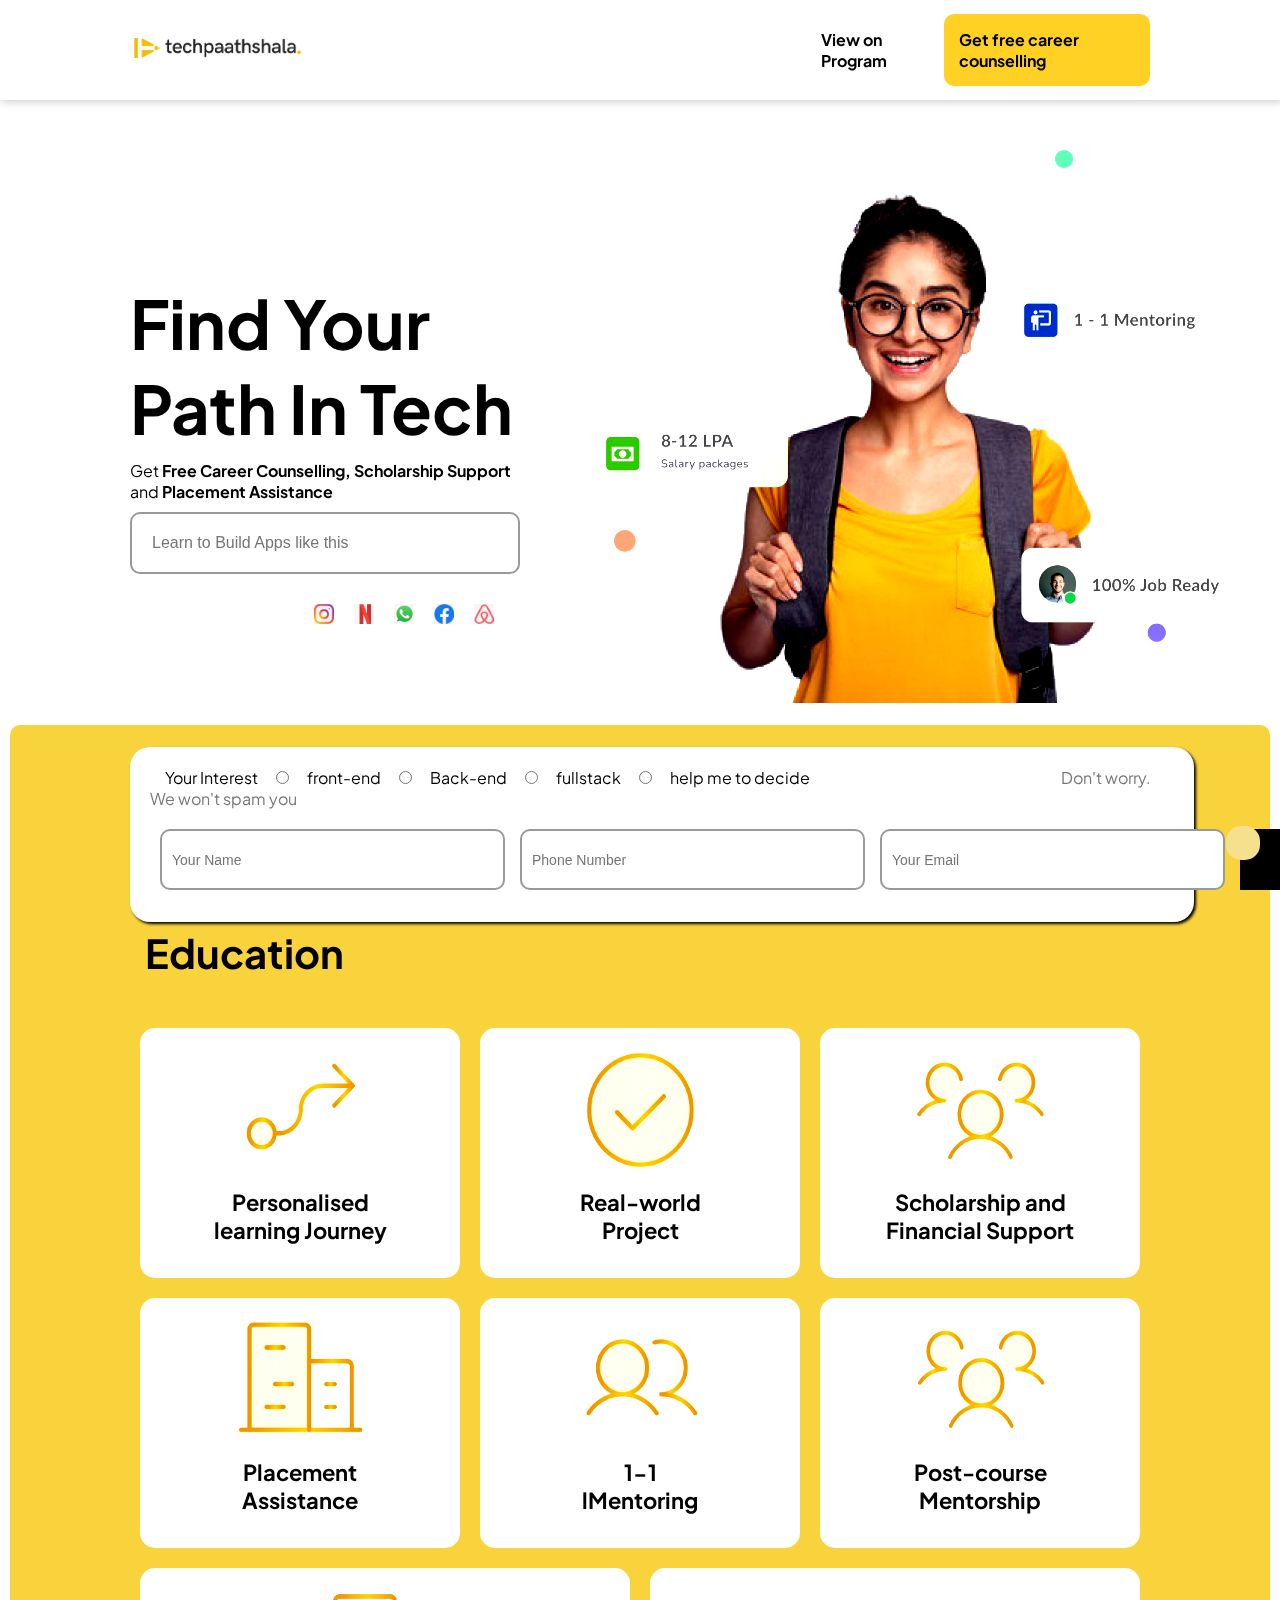
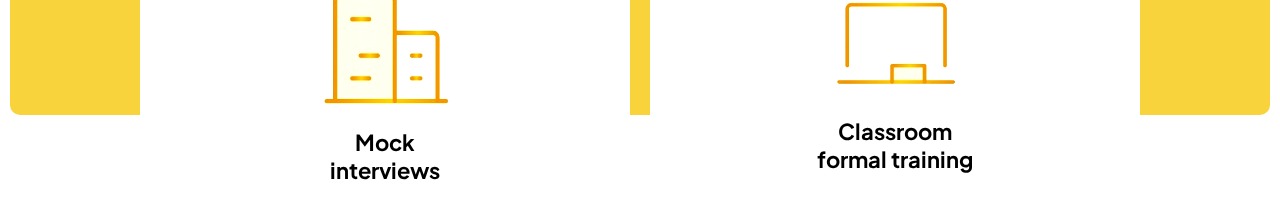
<file: HTML/index.html>
<!DOCTYPE html>
<html lang="en">

<head>
    <meta charset="UTF-8">
    <meta name="viewport" content="width=device-width, initial-scale=1.0">
    <title>Techpaathshala landing page</title>
    <link rel="stylesheet" href="/Style/style.css">
    <link rel="stylesheet" href="https://cdnjs.cloudflare.com/ajax/libs/font-awesome/6.4.2/css/all.min.css"
        integrity="sha512-z3gLpd7yknf1YoNbCzqRKc4qyor8gaKU1qmn+CShxbuBusANI9QpRohGBreCFkKxLhei6S9CQXFEbbKuqLg0DA=="
        crossorigin="anonymous" referrerpolicy="no-referrer" />

    <!--------------------------nav section starts here---------------------------->

    <nav id="navbar">
        <div id="container">
            <div class="logo">
                <img src="/Images/logo1.png" alt="">
            </div>
            <div class="menu">
                <h4>View on Program</h4>
                <h4 class="btn1">Get free career counselling</h4>
            </div>
        </div>
    </nav>

    <!--------------------------nav section ends here---------------------------->
</head>

<body>
    <!--------------------------home section starts here---------------------------->
    <section>
        <div class="left-section">
            <h1>Find Your <br>Path In Tech</h1>
            <a>Get <strong>Free Career Counselling, Scholarship Support</strong> <br> and <strong>Placement
                    Assistance</strong></a>
            <input type="text" class="learn" placeholder="Learn to Build Apps like this">
            <div class="icon">
                <img src="/Images/insta.jpg" alt="" class="icons">
                <img src="/Images/net.jpg" alt="" class="icons">
                <img src="/Images/wp.jpg" alt="" class="icons">
                <img src="/Images/fb.jpg" alt="" class="icons">
                <img src="/Images/link.jpg" alt="" class="icons">
            </div>
        </div>

        <div class="right-section">
            <img src="/Images/image.png" alt="">
        </div>

        <!--------------------------home section ends here---------------------------->

        <!--------------------------form section starts here---------------------------->

        <div class="form-content">
            <label for="Interest">Your Interest</label>

            <input type="radio" value="frontend">
            <label for="frontend">front-end</label>

            <input type="radio" value="backend">
            <label for="backend">Back-end</label>

            <input type="radio" value="fullstack">
            <label for="fullstck">fullstack</label>

            <input type="radio" value="help me to decide">
            <label for="helpme">help me to decide</label>

            <label for="msg" class="msg">Don't worry. We won't spam you</label>

            <div class="info">
                <input type="text" class="name" placeholder="Your Name">
                <input type="number" class="number" placeholder="Phone Number">
                <input type="email" class="email" placeholder="Your Email">
                <a href="" class="btn2"><i class="fa-solid fa-circle-arrow-down"></i>Broucher</a>
            </div>

        </div>
    </section>
    <!--------------------------form section ends here---------------------------->

    <!--------------------------card section starts here---------------------------->

    <main>
        <div class="content">
            <div class="info-content">
                <h1>Redefining Tech <br> Education</h1>
                <a href="" class="btn3">Get Free Career Counselling</a>
            </div>
        </div>
        <div class="card">
            <div class="card1">
                <img src="/Images/box1.jpg" alt="">
                <span>Personalised</span>
                <span>learning Journey</span>
            </div>
            <div class="card2">
                <img src="/Images/box2.jpg" alt="">
                <span>Real-world</span>
                <span>Project</span>
            </div>
            <div class="card3">
                <img src="/Images/box3.jpg" alt="">
                <span>Scholarship and</span>
                <span>Financial Support</span>
            </div>
            <div class="card4">
                <img src="/Images/box4.jpg" alt="">
                <span>Placement</span>
                <span>Assistance</span>
            </div>
            <div class="card5">
                <img src="/Images/box5.jpg" alt="">
                <span>1-1</span>
                <span>lMentoring</span>
            </div>
            <div class="card6">
                <img src="/Images/box6.jpg" alt="">
                <span>Post-course</span>
                <span>Mentorship</span>
            </div>
            <div class="card7">
                <img src="/Images/box7.jpg" alt="">
                <span>Mock</span>
                <span>interviews</span>
            </div>
            <div class="card8">
                <img src="/Images/box8.jpg" alt="">
                <span>Classroom</span>
                <span>formal training</span>
            </div>
        </div>
    </main>

    <!--------------------------card section ends here---------------------------->

    <!--------------------------gotobtn starts here---------------------------->

<div class="gotobtn">
    <a href="#navbar"><i class="fa-solid fa-arrow-up"></i></a>
</div>

    <!--------------------------gotobtn  ends here---------------------------->

</body>
</html>
</file>
<file: Style/style.css>
@import url('https://fonts.googleapis.com/css2?family=Alegreya+Sans+SC:wght@500&family=Alkatra&family=Chakra+Petch:wght@700&family=DynaPuff:wght@500&family=EB+Garamond:wght@500&family=Fira+Sans:ital,wght@0,200;0,300;1,200&family=Hind+Siliguri&family=Jost:wght@200&family=Lumanosimo&family=Noto+Serif:wght@700&family=Nunito&family=Nunito+Sans:opsz,wght@6..12,600&family=Open+Sans:wght@300;400;600&family=Philosopher:wght@700&family=Playfair+Display:wght@500&family=Plus+Jakarta+Sans:wght@500&family=Poppins:wght@700&family=Roboto+Slab:wght@300&family=Roboto:wght@100&family=Shantell+Sans:ital,wght@1,300&family=Tektur:wght@600&family=Ubuntu:wght@700&family=Victor+Mono&display=swap');

* {
    margin: 0;
    padding: 0;
}

:root {
    --textcolor: black;
}

body {
    font-family: 'Plus Jakarta Sans', sans-serif;
}

html{
    scroll-behavior: smooth;
}


/* --------------------------nav section starts here---------------------------- */

nav {
    display: flex;
    align-items: center;
    height: 100px;
    width: 100%;
    box-shadow: 2px 2px 8px rgba(0, 0, 0, .2);
}

#container {
    width: 100%;
    height: 100px;
    margin: 0 130px 0 130px;
    display: flex;
    align-items: center;

}


.logo {
    flex-grow: 1;
}

.logo img {
    height: 20px;
}

.menu {
    display: flex;
    flex-grow: 1;
    flex-basis: 100px;
    margin-left: 20vw;
    cursor: pointer;
}

.menu h4 {
    padding: 15px;
}

.btn1 {
    background-color: #ffd124;
    border-radius: 10px;

}

/* --------------------------nav section ends here---------------------------- */

section {
    height: 600px;
    margin: 0 130px 0 130px;
    display: flex;
}

.left-section {
    display: flex;
    flex-direction: column;
    margin-top: 20vh;
    gap: 10px;
    flex-grow: 1;
}


.left-section h1 {
    font-size: 67px;

}

.left-section h3 {
    font-size: 22px;
    background-color: gray;

}

.learn {
    padding: 20px;
    width: 27vw;
    border-radius: 10px;
    border: 2px solid #999;
    font-size: 16px;
}

.icon {
    display: flex;
    padding: 10px 20px;
    gap: 20px;
    position: absolute;
    top: 66vh;
    left: 23vw;
}

.left-section img {
    height: 20px;
    width: 20px;
}

.right-section {
    flex-grow: 1 1;
}

.right-section img {
    height: 67vh;
    mix-blend-mode: multiply;
    filter: contrast(1.5);
}



/* --------------------------form section starts here---------------------------- */


.form-content {
    width: 80vw;
    height: 15vh;
    box-shadow: 2px 2px 3px black;
    background-color: white;
    border-radius: 20px;
    padding: 20px;
    position: absolute;
    top: 83vh;
}

label {
    padding: 0 15px;
    font-size: 16px;
}

.msg {
    margin-left: 17vw;
    color: #777;
}

.info {
    display: flex;
    padding: 20px 10px;
}

.info input {
    padding: 10px 150px 10px 10px;
    border-radius: 10px;
    border: 2px solid #999;
    margin-right: 15px;
    font-size: 14px;
}

.btn2 {
    display: flex;
    align-items: center;
    background-color: black;
    text-decoration: none;
    color: white;
    text-align: center;
    padding: 20px 30px;
}

.btn2 i {
    padding: 0 10px;
}

/* --------------------------form section ends here---------------------------- */

/* --------------------------card section starts here---------------------------- */

main {
    height: 110vh;
    background-color: #f9d33c;
    margin: 25px 10px;
    border-radius: 10px;
}

.content {
    border-radius: 15px;
    display: flex;
    padding-top: 100px;

}

.info-content {
    display: flex;
    margin: 0 135px;
}

.info-content h1{
    font-size: 40px; 
}

.btn3 {
    text-decoration: none;
    color: black;
    background-color: white;
    height: 20px;
    padding: 20px;
    border-radius: 10px;
    margin-left: 43vw;
}

.card {
    display: flex;
    margin: 50px 130px;
    gap: 20px;
    flex-wrap: wrap;
    justify-content: space-between;
}

.card1 {
    display: flex;
    flex-direction: column;
    align-items: center;
    background-color: white;
    border-radius: 15px;
    flex: 1 1 260px;
    height: 250px;
}

.card1 img {
    height: 160px;
    width: 150px;
    filter: contrast(1.5);


}

.card2 {
    display: flex;
    flex-direction: column;
    align-items: center;
    background-color: white;
    border-radius: 15px;
    flex: 1 1 260px;
    height: 250px;
}

.card2 img {
    height: 160px;
    width: 150px;
    filter: contrast(1.5);
}


.card3 {
    display: flex;
    flex-direction: column;
    align-items: center;
    background-color: white;
    border-radius: 15px;
    flex: 1 1 260px;
    height: 250px;
}

.card3 img {
    height: 160px;
    width: 150px;
    filter: contrast(1.5);
}

.card4 {
    display: flex;
    flex-direction: column;
    align-items: center;
    background-color: white;
    border-radius: 15px;
    flex: 1 1 260px;
    height: 250px;
}

.card4 img {
    height: 160px;
    width: 150px;
    filter: contrast(1.5);
}

.card5 {
    display: flex;
    flex-direction: column;
    align-items: center;
    background-color: white;
    border-radius: 15px;
    flex: 1 1 260px;
    height: 250px;
}

.card5 img {
    height: 160px;
    width: 150px;
    filter: contrast(1.5);
}

.card6 {
    display: flex;
    flex-direction: column;
    align-items: center;
    background-color: white;
    border-radius: 15px;
    flex: 1 1 260px;
    height: 250px;
}

.card6 img {
    height: 160px;
    width: 150px;
    filter: contrast(1.5);
}

.card7 {
    display: flex;
    flex-direction: column;
    align-items: center;
    background-color: white;
    border-radius: 15px;
    flex: 1 1 260px;
    height: 250px;
}

.card7 img {
    height: 160px;
    width: 150px;
    filter: contrast(1.5);
}

.card8 {
    display: flex;
    flex-direction: column;
    align-items: center;
    background-color: white;
    border-radius: 15px;
    flex: 1 1 260px;
    height: 250px;
}

.card8 img {
    width: 150px;
    filter: contrast(1.5);
}

.card span {
    font-size: 22px;
    font-weight: bold;
}

/* --------------------------card section ends here---------------------------- */

.gotobtn{
    background-color: #f5e08e;
    border-radius: 15px;
    bottom: 40px;
    right: 0;
    right: 20px;
    position: fixed;
    padding: 17px;   
}

.gotobtn i{
    color: #888;
}
</file>
